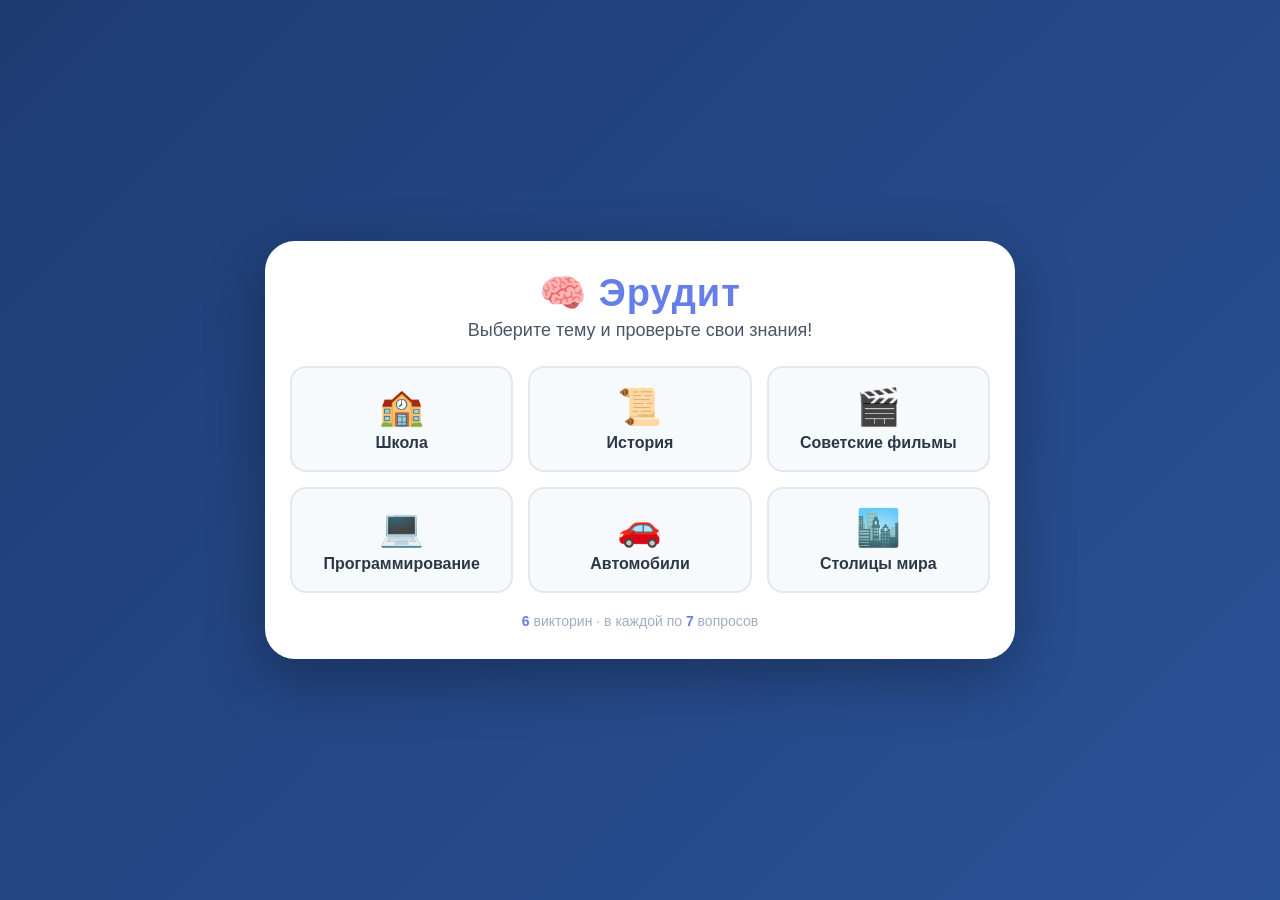
<file: index.html>
<!DOCTYPE html>
<html lang="ru">
<head>
    <meta charset="UTF-8">
    <meta name="viewport" content="width=device-width, initial-scale=1.0, maximum-scale=1.0, user-scalable=yes">
    <title>Эрудит — Викторины</title>
    <link rel="stylesheet" href="index.css">
</head>
<body>
    <div class="main-container">
        <h1>🧠 <span>Эрудит</span></h1>
        <p class="subtitle">Выберите тему и проверьте свои знания!</p>
        <div class="quiz-grid">
            <a href="quiz1.html" class="quiz-btn">
                <span class="icon">🏫</span>
                <span class="label">Школа</span>
            </a>
            <a href="quiz2.html" class="quiz-btn">
                <span class="icon">📜</span>
                <span class="label">История</span>
            </a>
            <a href="quiz3.html" class="quiz-btn">
                <span class="icon">🎬</span>
                <span class="label">Советские фильмы</span>
            </a>
            <a href="quiz4.html" class="quiz-btn">
                <span class="icon">💻</span>
                <span class="label">Программирование</span>
            </a>
            <a href="quiz5.html" class="quiz-btn">
                <span class="icon">🚗</span>
                <span class="label">Автомобили</span>
            </a>
            <a href="quiz6.html" class="quiz-btn">
                <span class="icon">🏙️</span>
                <span class="label">Столицы мира</span>
            </a>
        </div>
        <div class="footer">
            <span>6</span> викторин · в каждой по <span>7</span> вопросов
        </div>
    </div>
</body>
</html>
</file>
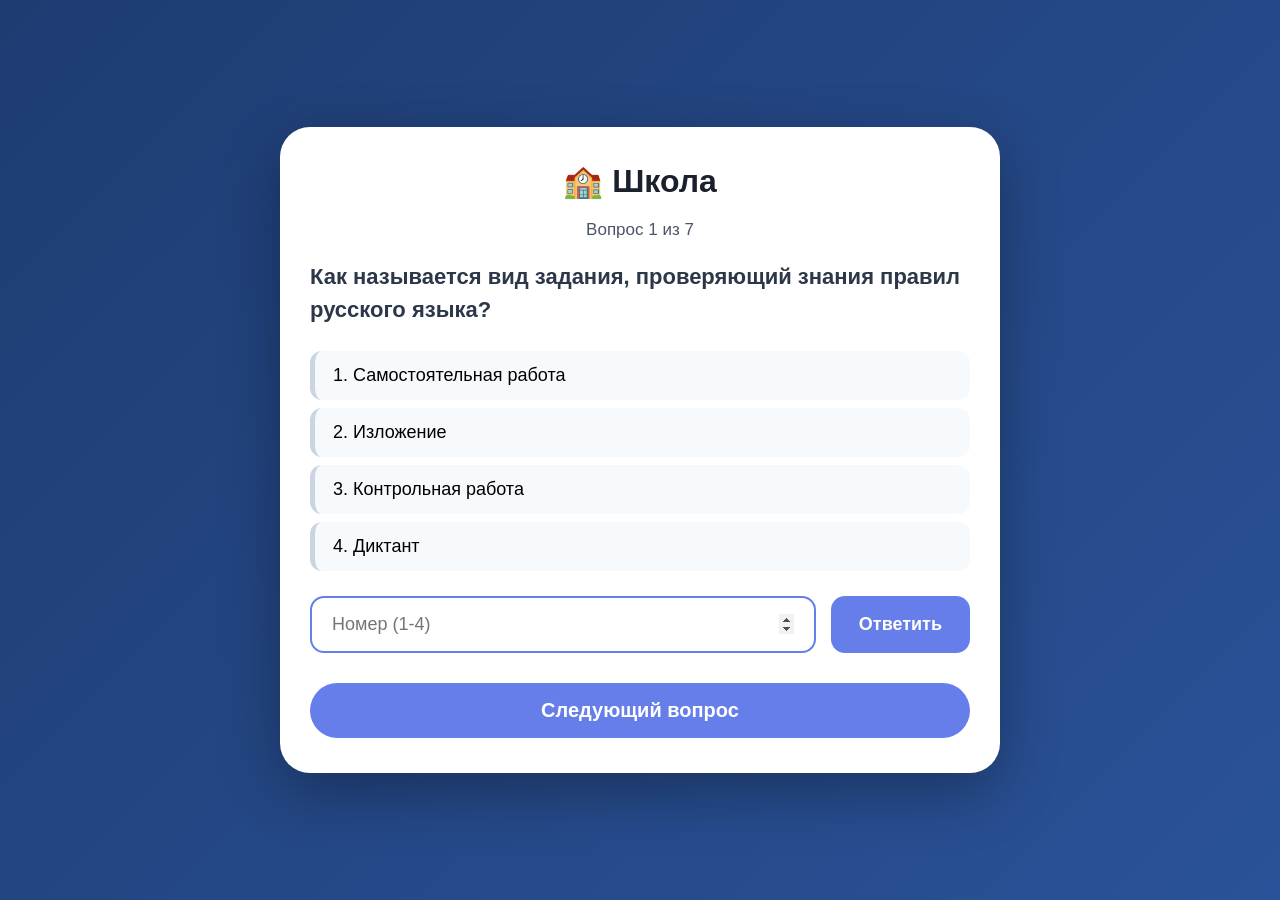
<file: quiz1.html>
<!DOCTYPE html>
<html lang="ru">
<head>
    <meta charset="UTF-8">
    <meta name="viewport" content="width=device-width, initial-scale=1.0, maximum-scale=1.0, user-scalable=yes">
    <title>Эрудит — Школа</title>
    <link rel="stylesheet" href="quiz.css">
</head>
<body>
<div class="quiz-container">
    <h1>🏫 Школа</h1>
    <div class="question-info">Вопрос <span id="currentQuestionNum">1</span> из 7</div>
    <div id="questionText">Загрузка...</div>
    <div id="optionsList" class="options-list"></div>
    <div class="input-area">
        <input type="number" id="answerInput" min="1" max="4" placeholder="Номер (1-4)">
        <button id="submitAnswerBtn">Ответить</button>
    </div>
    <div id="resultMessage" class="hidden"></div>
    <button id="nextBtn">Следующий вопрос</button>
</div>
<script src="quiz1.js"></script>
</body>
</html>
</file>
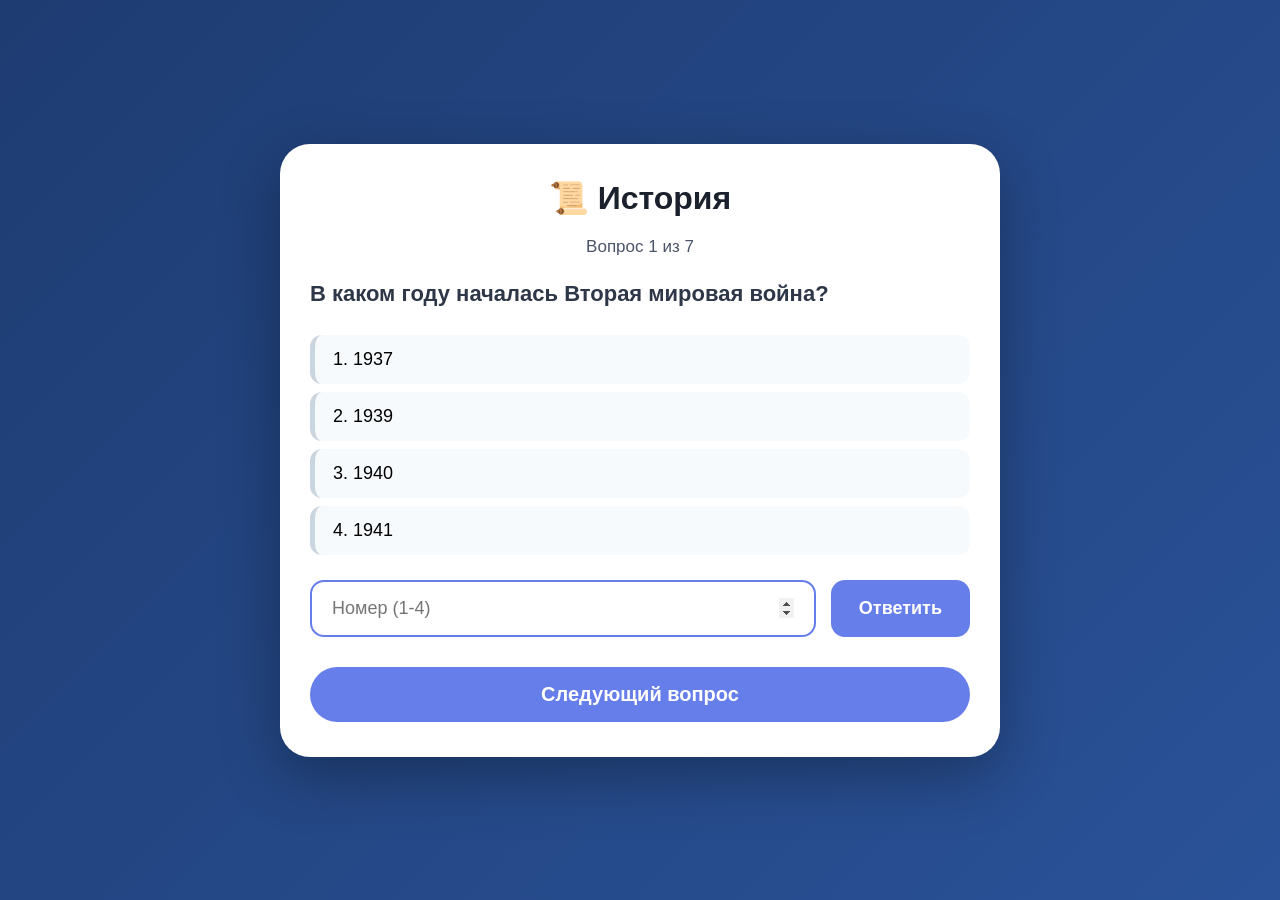
<file: quiz2.html>
<!DOCTYPE html>
<html lang="ru">
<head>
    <meta charset="UTF-8">
    <meta name="viewport" content="width=device-width, initial-scale=1.0, maximum-scale=1.0, user-scalable=yes">
    <title>Эрудит — История</title>
    <link rel="stylesheet" href="quiz.css">
</head>
<body>
<div class="quiz-container">
    <h1>📜 История</h1>
    <div class="question-info">Вопрос <span id="currentQuestionNum">1</span> из 7</div>
    <div id="questionText">Загрузка...</div>
    <div id="optionsList" class="options-list"></div>
    <div class="input-area">
        <input type="number" id="answerInput" min="1" max="4" placeholder="Номер (1-4)">
        <button id="submitAnswerBtn">Ответить</button>
    </div>
    <div id="resultMessage" class="hidden"></div>
    <button id="nextBtn">Следующий вопрос</button>
</div>
<script src="quiz2.js"></script>
</body>
</html>
</file>
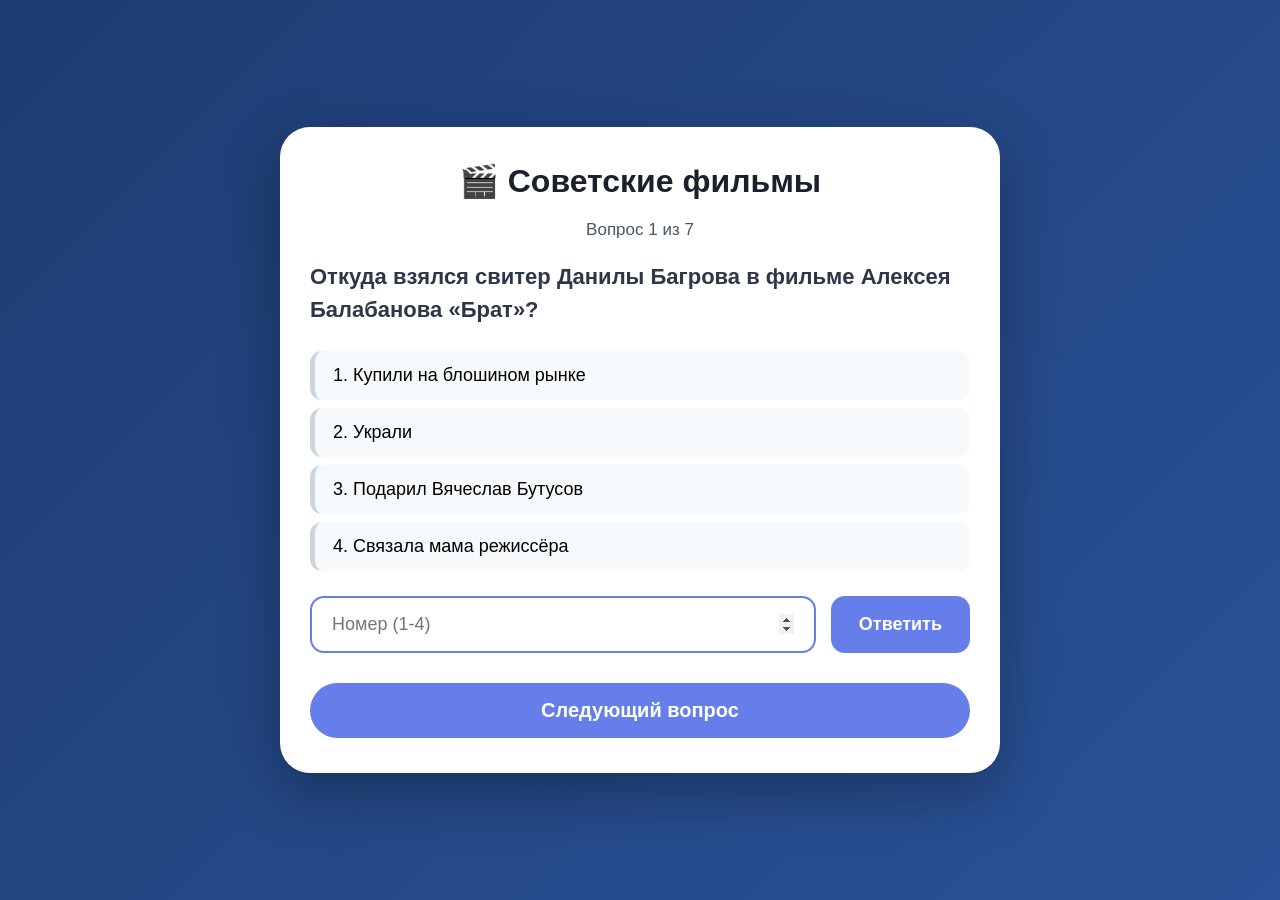
<file: quiz3.html>
<!DOCTYPE html>
<html lang="ru">
<head>
    <meta charset="UTF-8">
    <meta name="viewport" content="width=device-width, initial-scale=1.0, maximum-scale=1.0, user-scalable=yes">
    <title>Эрудит — Советские фильмы</title>
    <link rel="stylesheet" href="quiz.css">
</head>
<body>
<div class="quiz-container">
    <h1>🎬 Советские фильмы</h1>
    <div class="question-info">Вопрос <span id="currentQuestionNum">1</span> из 7</div>
    <div id="questionText">Загрузка...</div>
    <div id="optionsList" class="options-list"></div>
    <div class="input-area">
        <input type="number" id="answerInput" min="1" max="4" placeholder="Номер (1-4)">
        <button id="submitAnswerBtn">Ответить</button>
    </div>
    <div id="resultMessage" class="hidden"></div>
    <button id="nextBtn">Следующий вопрос</button>
</div>
<script src="quiz3.js"></script>
</body>
</html>
</file>
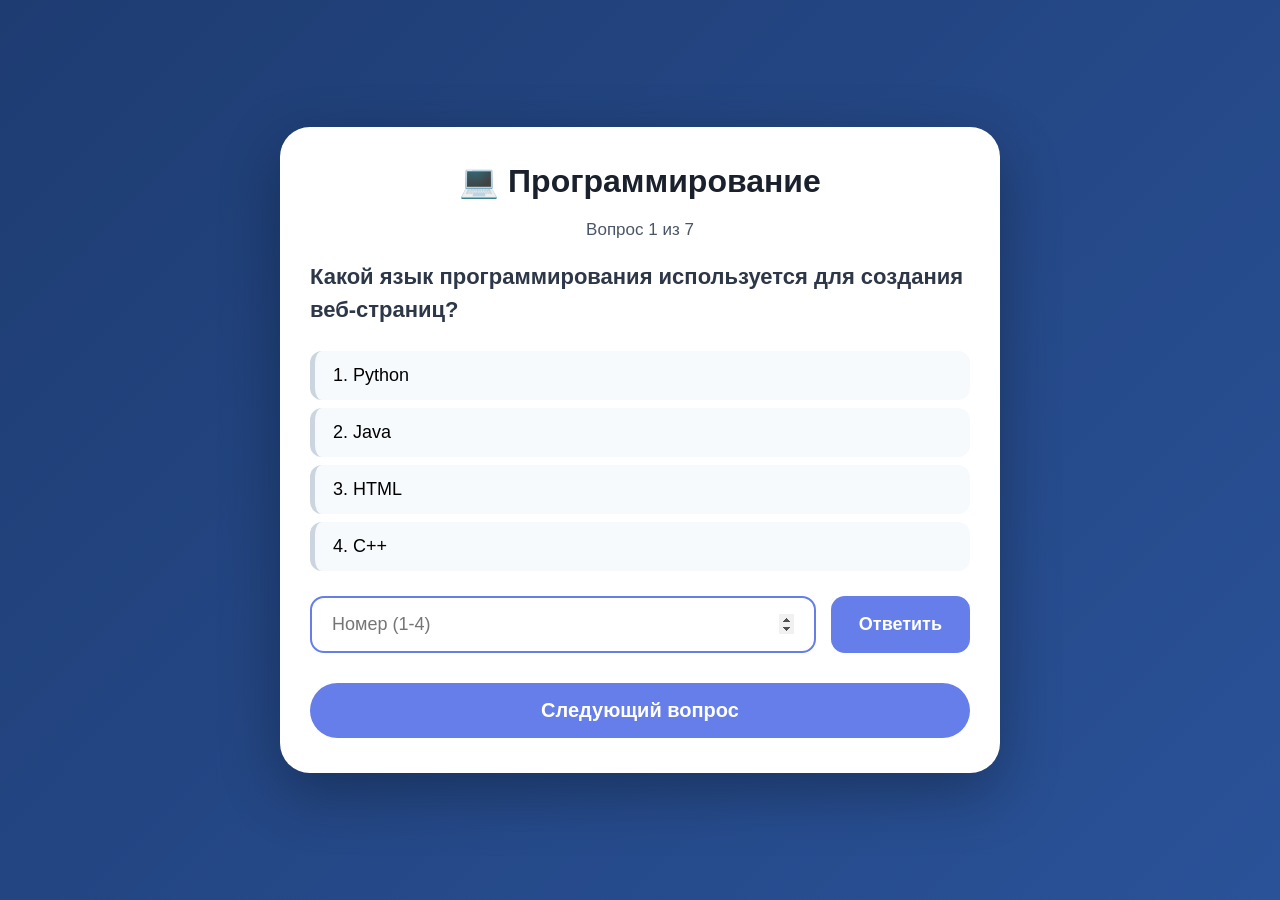
<file: quiz4.html>
<!DOCTYPE html>
<html lang="ru">
<head>
    <meta charset="UTF-8">
    <meta name="viewport" content="width=device-width, initial-scale=1.0, maximum-scale=1.0, user-scalable=yes">
    <title>Эрудит — Программирование</title>
    <link rel="stylesheet" href="quiz.css">
</head>
<body>
<div class="quiz-container">
    <h1>💻 Программирование</h1>
    <div class="question-info">Вопрос <span id="currentQuestionNum">1</span> из 7</div>
    <div id="questionText">Загрузка...</div>
    <div id="optionsList" class="options-list"></div>
    <div class="input-area">
        <input type="number" id="answerInput" min="1" max="4" placeholder="Номер (1-4)">
        <button id="submitAnswerBtn">Ответить</button>
    </div>
    <div id="resultMessage" class="hidden"></div>
    <button id="nextBtn">Следующий вопрос</button>
</div>
<script src="quiz4.js"></script>
</body>
</html>
</file>
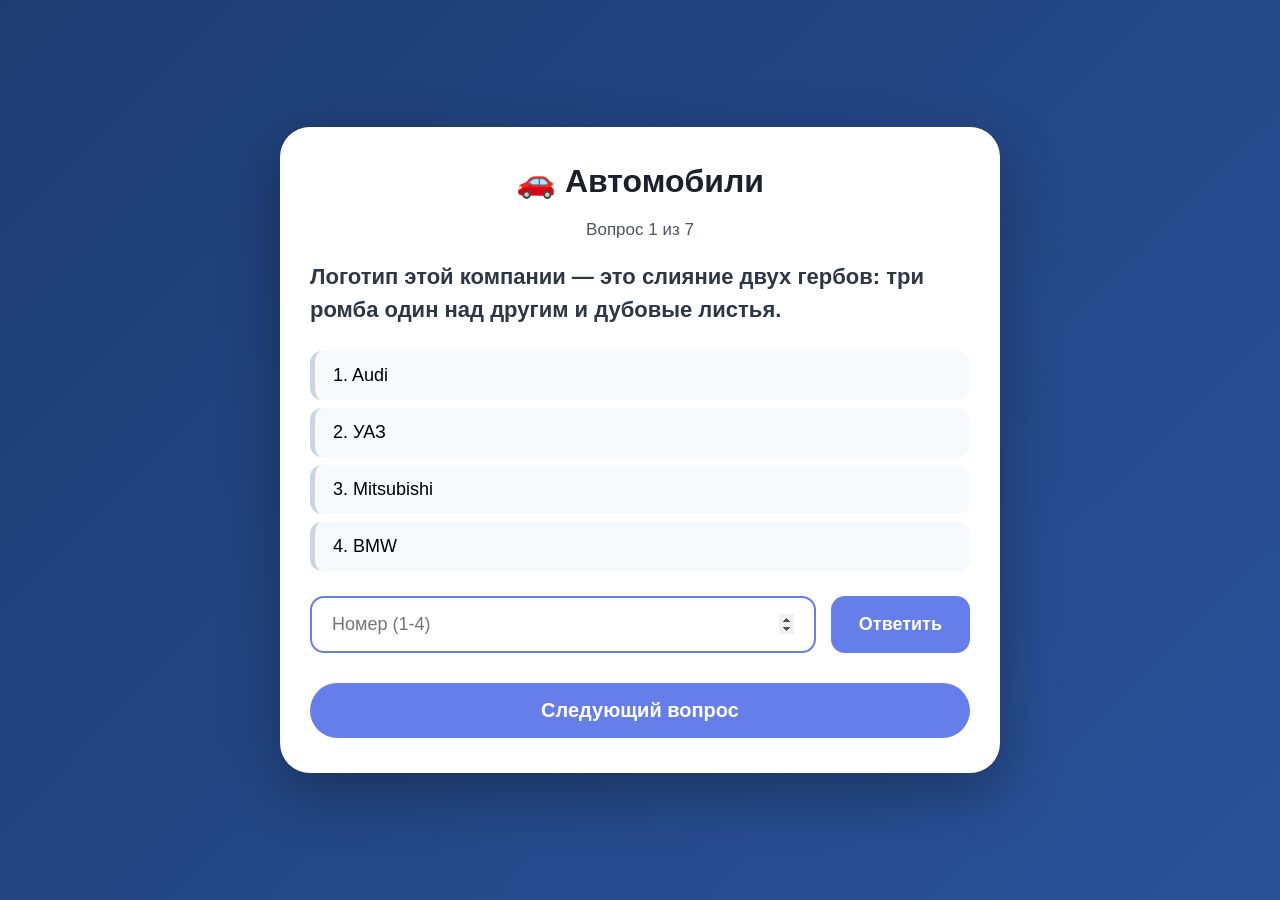
<file: quiz5.html>
<!DOCTYPE html>
<html lang="ru">
<head>
    <meta charset="UTF-8">
    <meta name="viewport" content="width=device-width, initial-scale=1.0, maximum-scale=1.0, user-scalable=yes">
    <title>Эрудит — Автомобили</title>
    <link rel="stylesheet" href="quiz.css">
</head>
<body>
<div class="quiz-container">
    <h1>🚗 Автомобили</h1>
    <div class="question-info">Вопрос <span id="currentQuestionNum">1</span> из 7</div>
    <div id="questionText">Загрузка...</div>
    <div id="optionsList" class="options-list"></div>
    <div class="input-area">
        <input type="number" id="answerInput" min="1" max="4" placeholder="Номер (1-4)">
        <button id="submitAnswerBtn">Ответить</button>
    </div>
    <div id="resultMessage" class="hidden"></div>
    <button id="nextBtn">Следующий вопрос</button>
</div>
<script src="quiz5.js"></script>
</body>
</html>
</file>
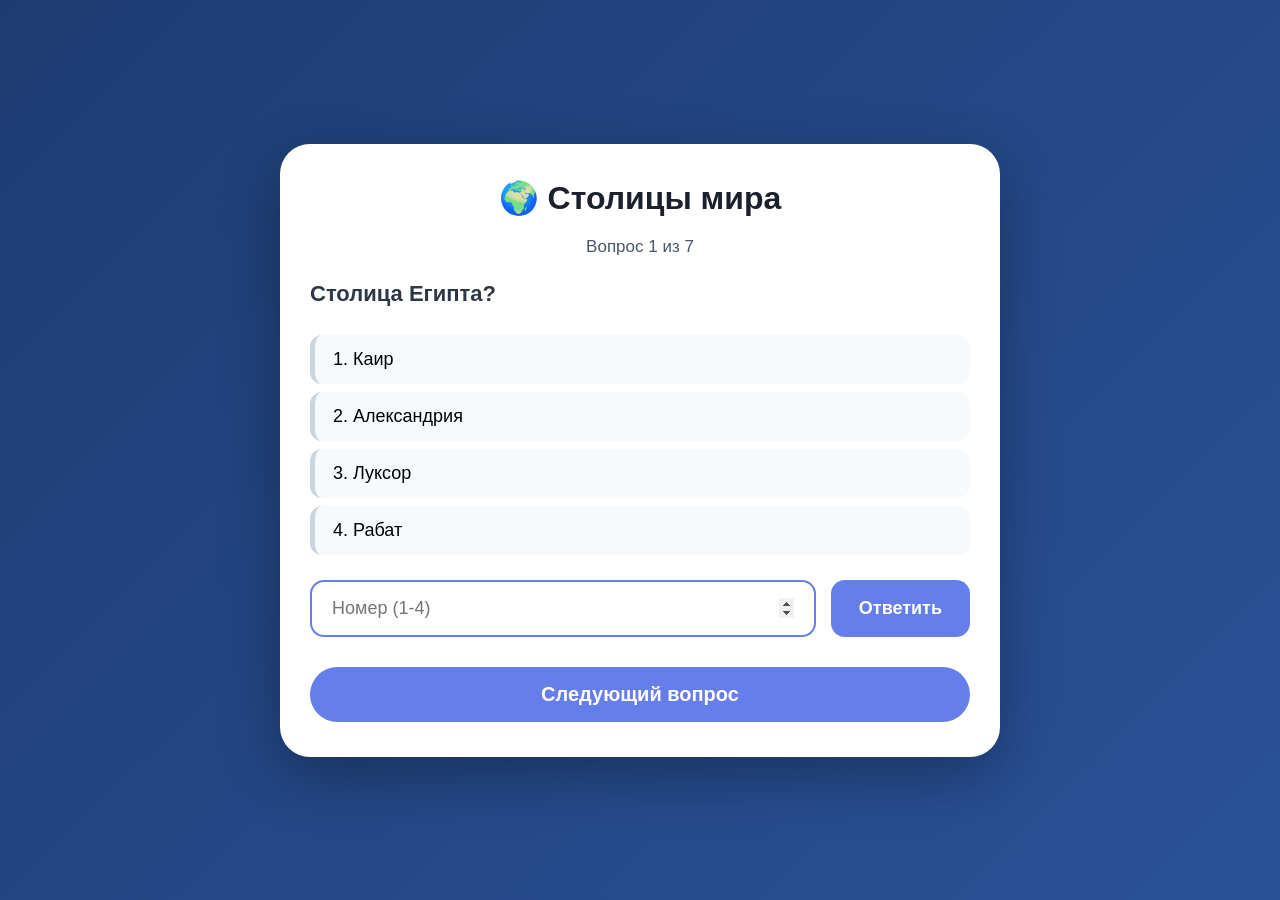
<file: quiz6.html>
<!DOCTYPE html>
<html lang="ru">
<head>
    <meta charset="UTF-8">
    <meta name="viewport" content="width=device-width, initial-scale=1.0, maximum-scale=1.0, user-scalable=yes">
    <title>Эрудит — Столицы мира</title>
   <link rel="stylesheet" href="quiz.css">
</head>
<body>
<div class="quiz-container">
    <h1>🌍 Столицы мира</h1>
    <div class="question-info">Вопрос <span id="currentQuestionNum">1</span> из 7</div>
    <div id="questionText">Загрузка...</div>
    <div id="optionsList" class="options-list"></div>
    <div class="input-area">
        <input type="number" id="answerInput" min="1" max="4" placeholder="Номер (1-4)">
        <button id="submitAnswerBtn">Ответить</button>
    </div>
    <div id="resultMessage" class="hidden"></div>
    <button id="nextBtn">Следующий вопрос</button>
</div>
<script src="quiz6.js"></script>
</body>
</html>
</file>
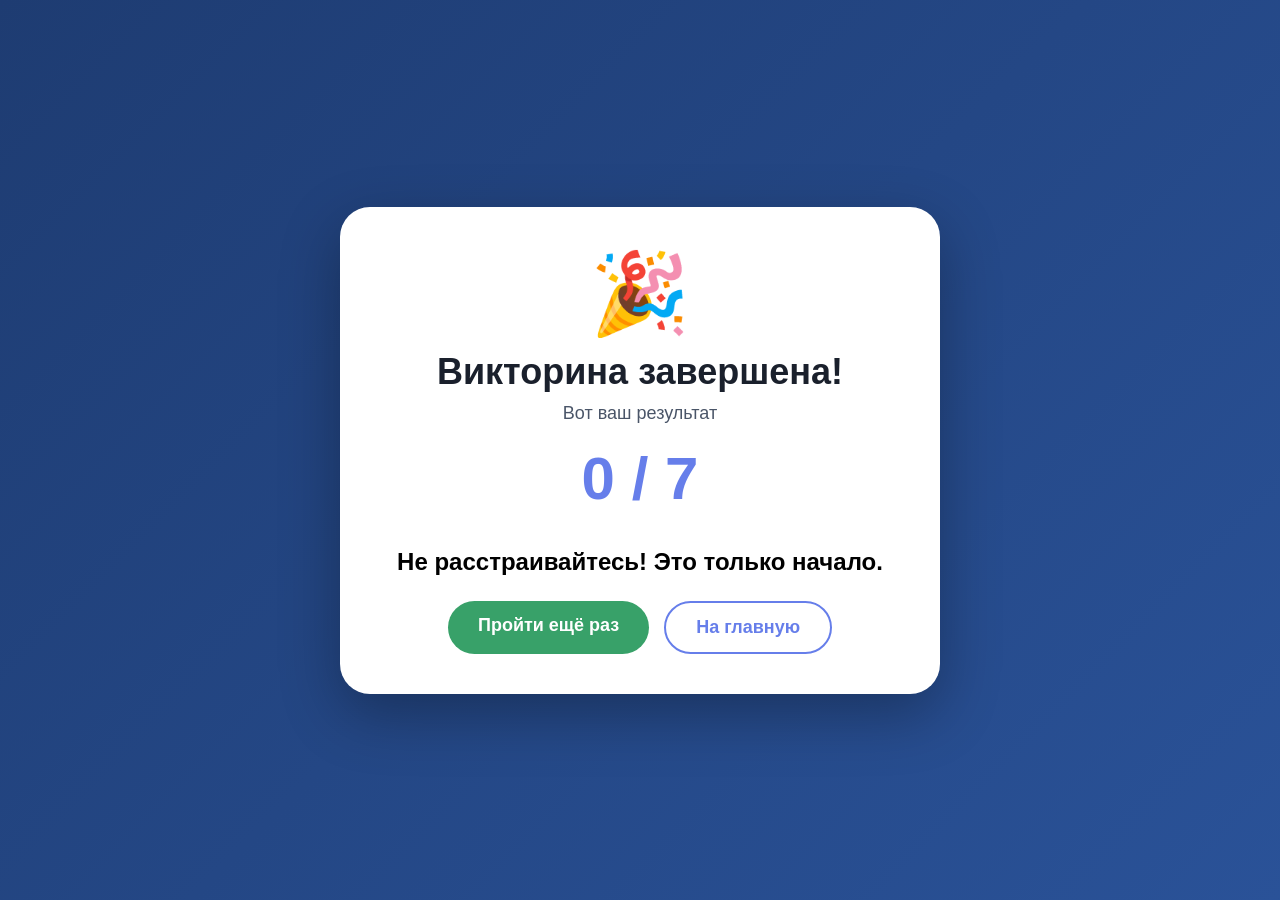
<file: result1.html>
<!DOCTYPE html>
<html lang="ru">
<head>
    <meta charset="UTF-8">
    <meta name="viewport" content="width=device-width, initial-scale=1.0, maximum-scale=1.0, user-scalable=yes">
    <title>Эрудит — Результат</title>
    <link rel="stylesheet" href="result.css">
</head>
<body>
<div class="result-container">
    <span class="emoji-big" id="emojiDisplay">🎉</span>
    <h1>Викторина завершена!</h1>
    <p class="subtitle">Вот ваш результат</p>
    <div class="result-score"><span id="scoreDisplay">0</span> / 7</div>
    <div class="result-message" id="messageBlock">Сообщение</div>
    <div class="buttons">
        <a href="quiz1.html" class="btn btn-green">Пройти ещё раз</a>
        <a href="index.html" class="btn btn-outline">На главную</a>
    </div>
</div>
<script src="result.js"></script>
</body>
</html>
</file>
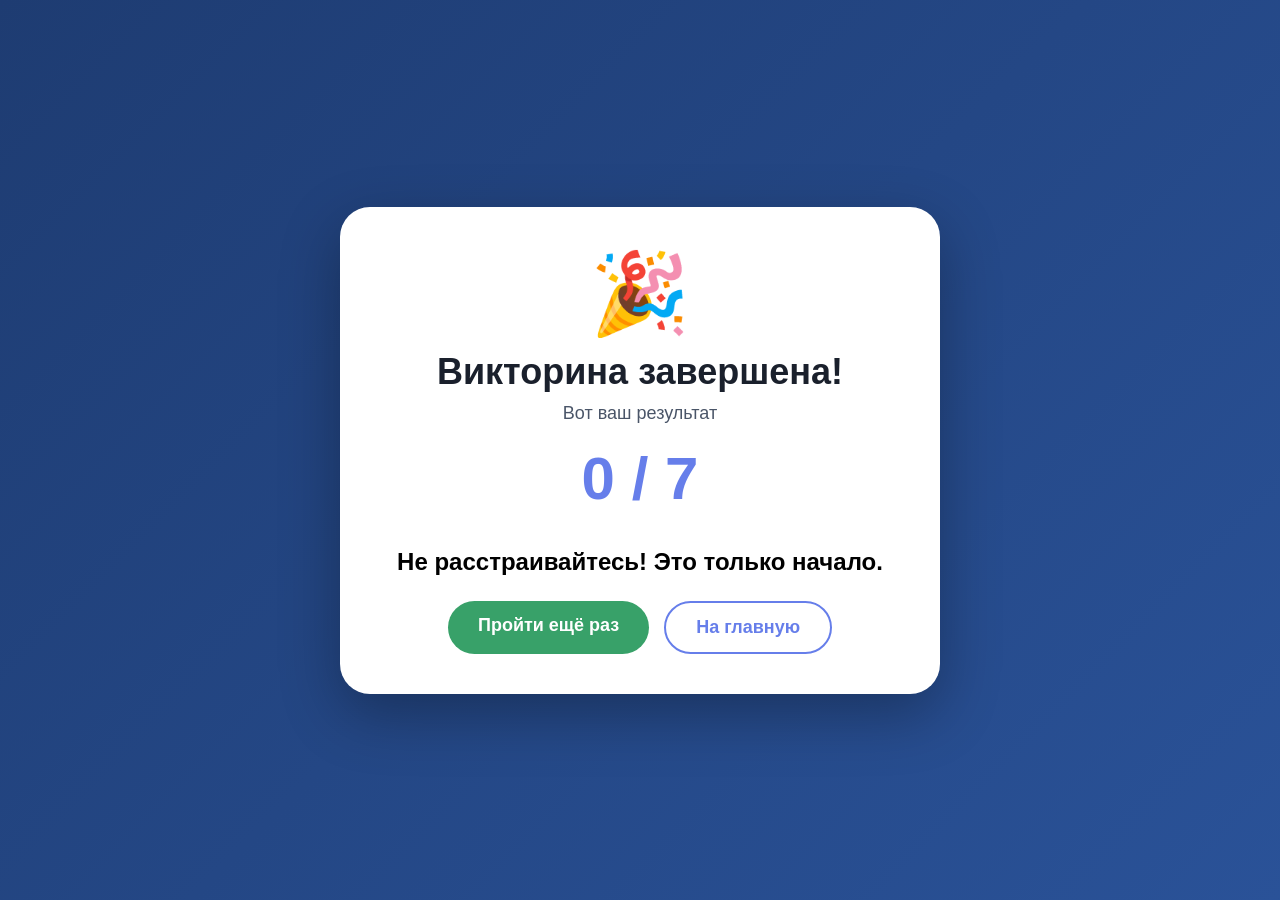
<file: result2.html>
<!DOCTYPE html>
<html lang="ru">
<head>
    <meta charset="UTF-8">
    <meta name="viewport" content="width=device-width, initial-scale=1.0, maximum-scale=1.0, user-scalable=yes">
    <title>Эрудит — Результат</title>
    <link rel="stylesheet" href="result.css">
</head>
<body>
<div class="result-container">
    <span class="emoji-big" id="emojiDisplay">🎉</span>
    <h1>Викторина завершена!</h1>
    <p class="subtitle">Вот ваш результат</p>
    <div class="result-score"><span id="scoreDisplay">0</span> / 7</div>
    <div class="result-message" id="messageBlock">Сообщение</div>
    <div class="buttons">
        <a href="quiz2.html" class="btn btn-green">Пройти ещё раз</a>
        <a href="index.html" class="btn btn-outline">На главную</a>
    </div>
</div>
<script src="result.js"></script>
</body>
</html>
</file>
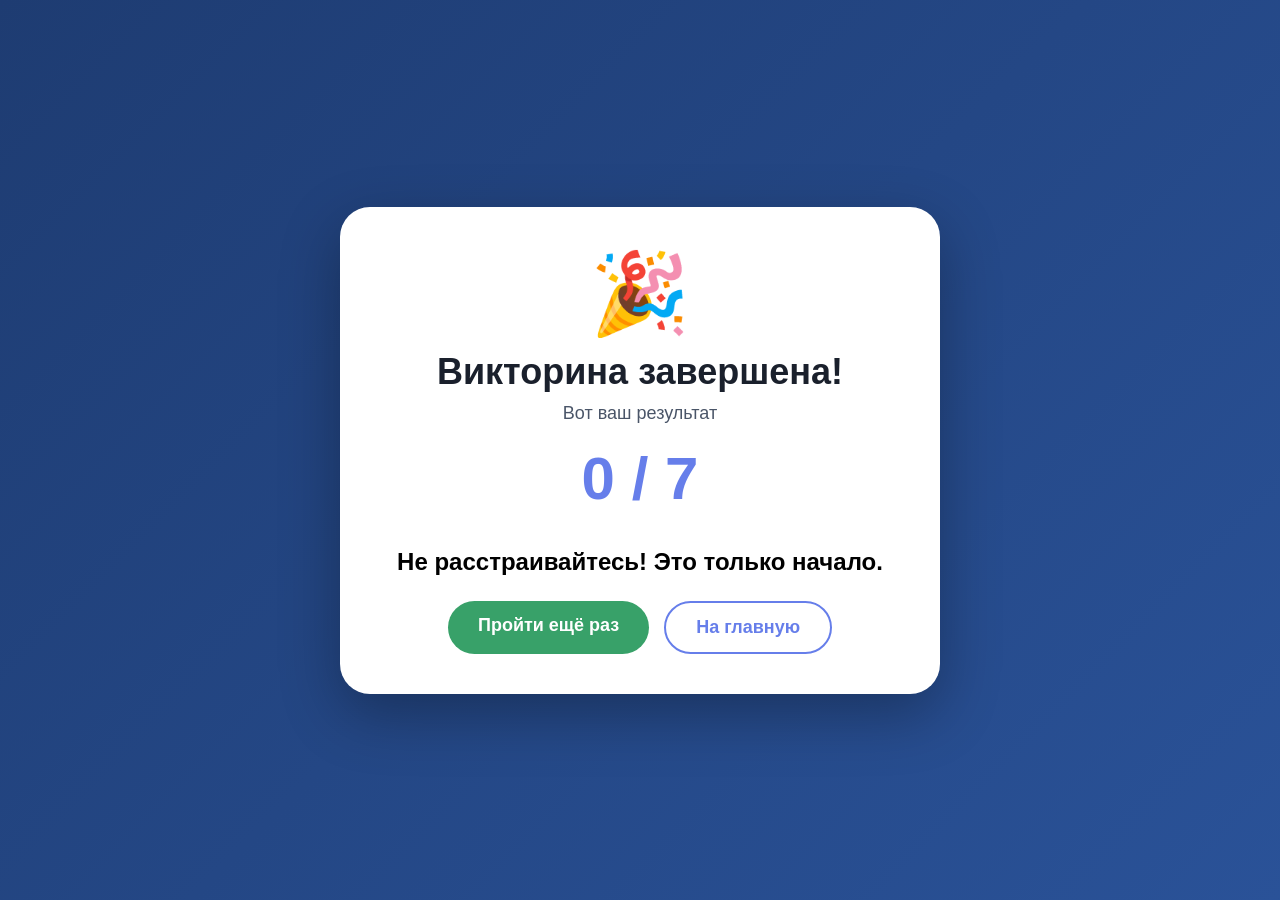
<file: result3.html>
<!DOCTYPE html>
<html lang="ru">
<head>
    <meta charset="UTF-8">
    <meta name="viewport" content="width=device-width, initial-scale=1.0, maximum-scale=1.0, user-scalable=yes">
    <title>Эрудит — Результат</title>
    <link rel="stylesheet" href="result.css">
</head>
<body>
<div class="result-container">
    <span class="emoji-big" id="emojiDisplay">🎉</span>
    <h1>Викторина завершена!</h1>
    <p class="subtitle">Вот ваш результат</p>
    <div class="result-score"><span id="scoreDisplay">0</span> / 7</div>
    <div class="result-message" id="messageBlock">Сообщение</div>
    <div class="buttons">
        <a href="quiz3.html" class="btn btn-green">Пройти ещё раз</a>
        <a href="index.html" class="btn btn-outline">На главную</a>
    </div>
</div>
<script src="result.js"></script>
</body>
</html>
</file>
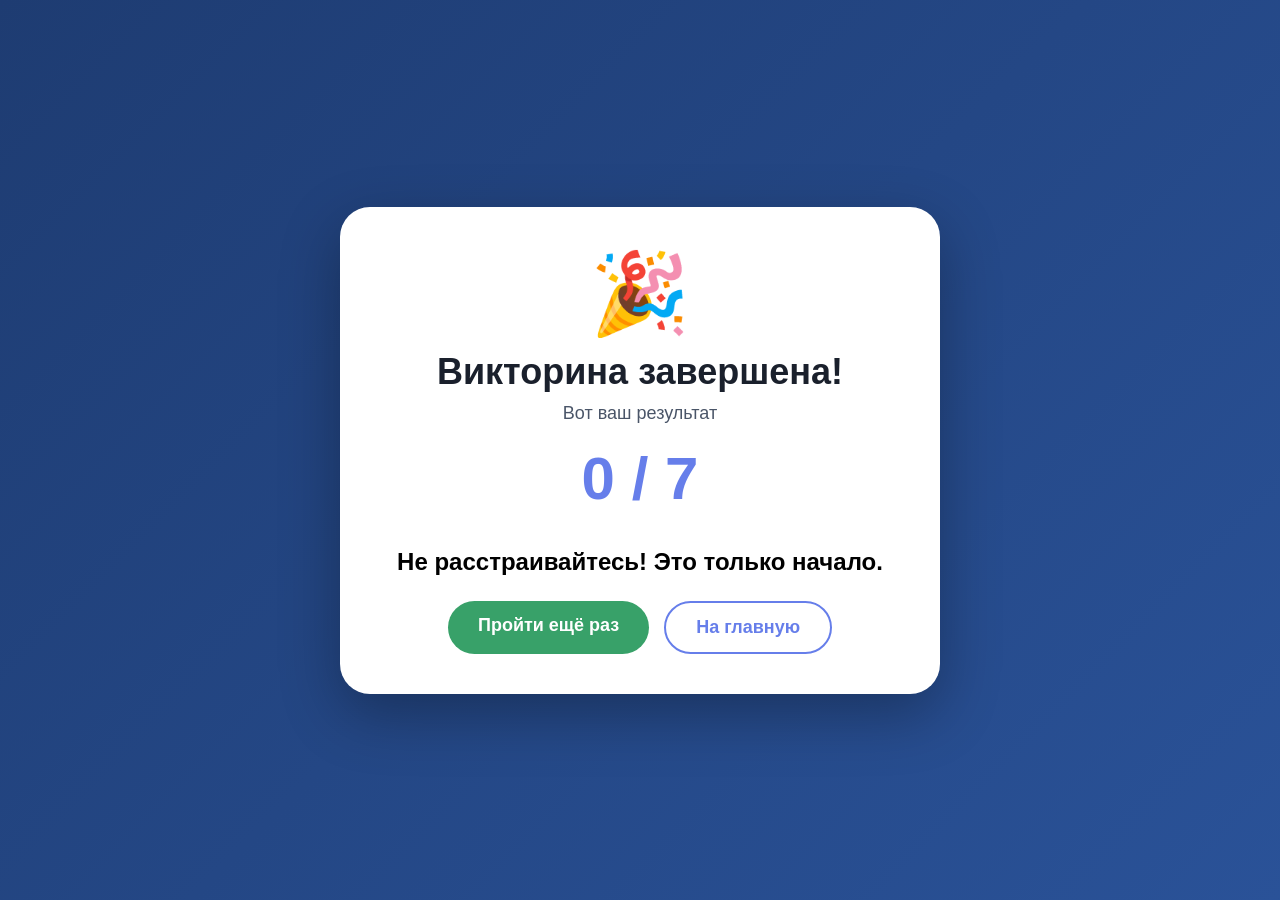
<file: result4.html>
<!DOCTYPE html>
<html lang="ru">
<head>
    <meta charset="UTF-8">
    <meta name="viewport" content="width=device-width, initial-scale=1.0, maximum-scale=1.0, user-scalable=yes">
    <title>Эрудит — Результат</title>
    <link rel="stylesheet" href="result.css">
</head>
<body>
<div class="result-container">
    <span class="emoji-big" id="emojiDisplay">🎉</span>
    <h1>Викторина завершена!</h1>
    <p class="subtitle">Вот ваш результат</p>
    <div class="result-score"><span id="scoreDisplay">0</span> / 7</div>
    <div class="result-message" id="messageBlock">Сообщение</div>
    <div class="buttons">
        <a href="quiz4.html" class="btn btn-green">Пройти ещё раз</a>
        <a href="index.html" class="btn btn-outline">На главную</a>
    </div>
</div>
<script src="result.js"></script>
</body>
</html>
</file>
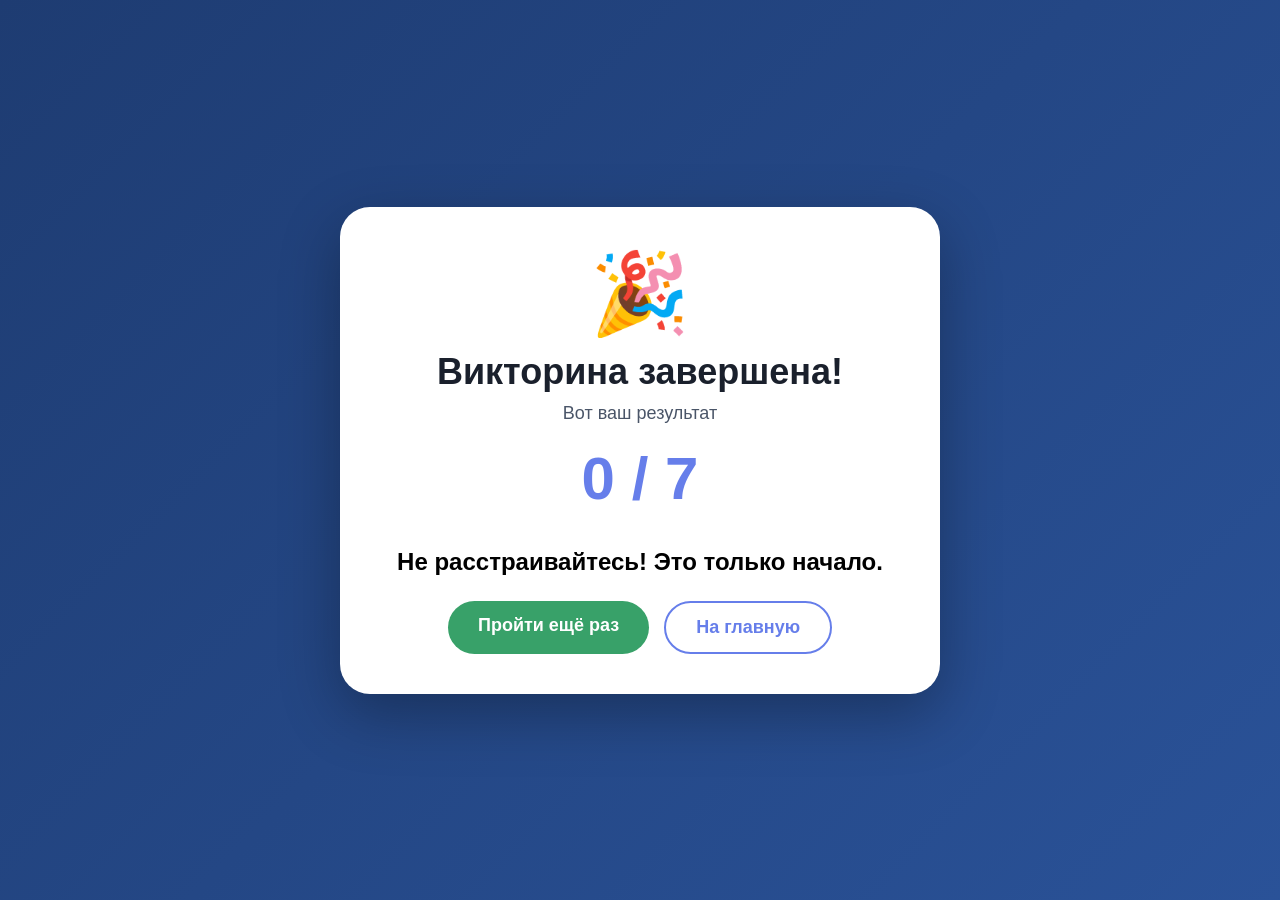
<file: result5.html>
<!DOCTYPE html>
<html lang="ru">
<head>
    <meta charset="UTF-8">
    <meta name="viewport" content="width=device-width, initial-scale=1.0, maximum-scale=1.0, user-scalable=yes">
    <title>Эрудит — Результат</title>
    <link rel="stylesheet" href="result.css">
</head>
<body>
<div class="result-container">
    <span class="emoji-big" id="emojiDisplay">🎉</span>
    <h1>Викторина завершена!</h1>
    <p class="subtitle">Вот ваш результат</p>
    <div class="result-score"><span id="scoreDisplay">0</span> / 7</div>
    <div class="result-message" id="messageBlock">Сообщение</div>
    <div class="buttons">
        <a href="quiz5.html" class="btn btn-green">Пройти ещё раз</a>
        <a href="index.html" class="btn btn-outline">На главную</a>
    </div>
</div>
<script src="result.js"></script>
</body>
</html>
</file>
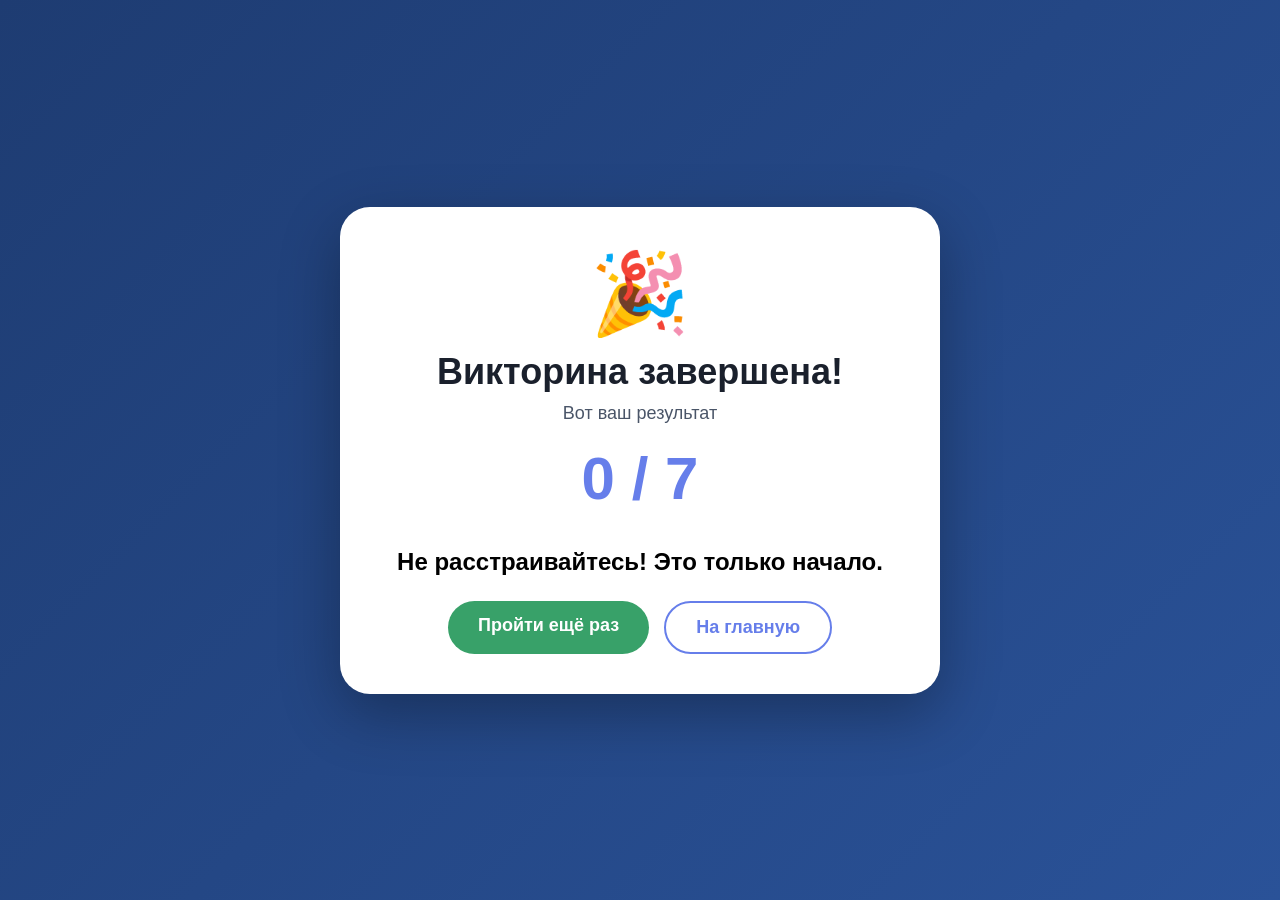
<file: result6.html>
<!DOCTYPE html>
<html lang="ru">
<head>
    <meta charset="UTF-8">
    <meta name="viewport" content="width=device-width, initial-scale=1.0, maximum-scale=1.0, user-scalable=yes">
    <title>Эрудит — Результат</title>
    <link rel="stylesheet" href="result.css">
</head>
<body>
<div class="result-container">
    <span class="emoji-big" id="emojiDisplay">🎉</span>
    <h1>Викторина завершена!</h1>
    <p class="subtitle">Вот ваш результат</p>
    <div class="result-score"><span id="scoreDisplay">0</span> / 7</div>
    <div class="result-message" id="messageBlock">Сообщение</div>
    <div class="buttons">
        <a href="quiz6.html" class="btn btn-green">Пройти ещё раз</a>
        <a href="index.html" class="btn btn-outline">На главную</a>
    </div>
</div>
<script src="result.js"></script>
</body>
</html>
</file>
<file: index.css>
* 
 {
    box-sizing: border-box;
    margin: 0;
    padding: 0;
}
body 
{
    font-family: 'Segoe UI', Tahoma, Geneva, Verdana, sans-serif;
    background: linear-gradient(135deg, #1e3c72, #2a5298);
    min-height: 100vh;
    display: flex;
    justify-content: center;
    align-items: center;
    padding: 15px;
}
.main-container 
{
    background: #ffffff;
    border-radius: 30px;
    box-shadow: 0 20px 60px rgba(0,0,0,0.3);
    padding: 30px 25px;
    max-width: 750px;
    width: 100%;
    text-align: center;
}
h1 
{
    font-size: 38px;
    color: #1a202c;
    margin-bottom: 5px;
    letter-spacing: 1px;
}
h1 span 
{
    color: #667eea;
}
.subtitle 
{
    font-size: 18px;
    color: #4a5568;
    margin-bottom: 25px;
}
.quiz-grid 
{
    display: grid;
    grid-template-columns: 1fr 1fr 1fr;
    gap: 15px;
    margin-bottom: 20px;
}
@media (max-width: 600px) 
{
    .quiz-grid 
    {
        grid-template-columns: 1fr 1fr;
        gap: 12px;
    }
}
@media (max-width: 420px) 
{
    .quiz-grid 
    {
        grid-template-columns: 1fr;
        gap: 10px;
    }
    .main-container 
    {
        padding: 20px 15px;
    }
    h1 
    {
        font-size: 30px;
    }
    .subtitle 
    {
        font-size: 16px;
    }
}
.quiz-btn 
{
    background: #f7fafc;
    border: 2px solid #e2e8f0;
    border-radius: 16px;
    padding: 18px 10px;
    font-size: 18px;
    font-weight: 600;
    color: #2d3748;
    cursor: pointer;
    transition: all 0.2s;
    text-decoration: none;
    display: flex;
    flex-direction: column;
    align-items: center;
    justify-content: center;
    min-height: 100px;
}
.quiz-btn:hover 
{
    background: #edf2f7;
    border-color: #667eea;
    transform: scale(1.03);
    box-shadow: 0 8px 20px rgba(102, 126, 234, 0.2);
}
.quiz-btn .icon 
{
    font-size: 36px;
    display: block;
    margin-bottom: 6px;
}
.quiz-btn .label 
{
    display: block;
    font-size: 16px;
}
@media (max-width: 420px) 
{
    .quiz-btn 
    {
        min-height: 80px;
        padding: 15px 10px;
        font-size: 16px;
    }
    .quiz-btn .icon 
    {
        font-size: 30px;
    }
    .quiz-btn .label 
    {
        font-size: 15px;
    }
}
.footer 
{
    margin-top: 15px;
    font-size: 14px;
    color: #a0aec0;
}
.footer span 
{
    font-weight: 600;
    color: #667eea;
}
</file>
<file: quiz.css>
* 
{
    box-sizing: border-box;
    margin: 0;
    padding: 0;
}
body 
{
    font-family: 'Segoe UI', Tahoma, Geneva, Verdana, sans-serif;
    background: linear-gradient(135deg, #1e3c72, #2a5298);
    min-height: 100vh;
    display: flex;
    align-items: center;
    justify-content: center;
    padding: 20px;
}
.quiz-container 
{
    background: #ffffff;
    border-radius: 30px;
    padding: 35px 30px;
    max-width: 720px;
    width: 100%;
    box-shadow: 0 20px 60px rgba(0, 0, 0, 0.3);
}
h1 
{
    text-align: center;
    font-size: 32px;
    margin-bottom: 20px;
    color: #1a202c;
}
.question-info 
{
    text-align: center;
    font-size: 17px;
    color: #4a5568;
    margin-bottom: 20px;
    font-weight: 500;
}
#questionText 
{
    font-size: 22px;
    font-weight: 600;
    color: #2d3748;
    margin-bottom: 25px;
    line-height: 1.5;
}
.option-item 
{
    font-size: 18px;
    padding: 14px 18px;
    margin: 8px 0;
    background: #f7fafc;
    border-radius: 12px;
    border-left: 5px solid #cbd5e0;
    transition: background 0.2s;
}
.input-area 
{
    display: flex;
    gap: 15px;
    margin: 25px 0 20px;
    flex-wrap: wrap;
}
#answerInput 
{
    flex: 1;
    padding: 16px 20px;
    border: 2px solid #e2e8f0;
    border-radius: 14px;
    font-size: 18px;
    min-width: 140px;
    transition: border-color 0.2s;
}
#answerInput:focus 
{
    border-color: #667eea;
    outline: none;
}
#submitAnswerBtn 
{
    background: #667eea;
    color: #fff;
    border: none;
    padding: 16px 28px;
    border-radius: 14px;
    font-weight: 600;
    font-size: 18px;
    cursor: pointer;
    transition: background 0.2s;
}
#submitAnswerBtn:hover:not(:disabled) 
{
    background: #5a67d8;
}
#submitAnswerBtn:disabled 
{
    opacity: 0.5;
    cursor: not-allowed;
}
#resultMessage 
{
    text-align: center;
    font-size: 20px;
    font-weight: 600;
    padding: 16px;
    border-radius: 14px;
    margin-bottom: 20px;
    background: #f7fafc;
}
#resultMessage.correct 
{
    background: #c6f6d5;
    color: #22543d;
}
#resultMessage.wrong 
{
    background: #fed7d7;
    color: #742a2a;
}
#nextBtn 
{
    background: #667eea;
    color: #fff;
    border: none;
    padding: 16px;
    border-radius: 30px;
    font-size: 20px;
    font-weight: 600;
    cursor: pointer;
    width: 100%;
    margin-top: 10px;
    transition: background 0.2s;
}
#nextBtn:hover:not(:disabled) 
{
    background: #5a67d8;
}
#nextBtn:disabled 
{
    opacity: 0.5;
    cursor: not-allowed;
}
.hidden 
{
    display: none;
}
@media (max-width: 600px) 
{
    body 
    {
        padding: 12px;
    }
    .quiz-container 
    {
        padding: 25px 18px;
        border-radius: 24px;
    }
    h1 
    {
        font-size: 28px;
        margin-bottom: 16px;
    }
    .question-info 
    {
        font-size: 15px;
        margin-bottom: 16px;
    }
    #questionText 
    {
        font-size: 19px;
        margin-bottom: 20px;
    }
    .option-item 
    {
        font-size: 16px;
        padding: 14px 16px;
        margin: 6px 0;
    }
    .input-area 
    {
        gap: 12px;
        margin: 20px 0 16px;
    }
    #answerInput 
    {
        font-size: 16px;
        padding: 14px 16px;
        min-width: 100px;
    }
    #submitAnswerBtn 
    {
        font-size: 16px;
        padding: 14px 20px;
    }
    #resultMessage 
    {
        font-size: 17px;
        padding: 14px;
    }
    #nextBtn 
    {
        font-size: 18px;
        padding: 14px;
    }
}
@media (max-width: 400px) 
{
    .quiz-container 
    {
        padding: 18px 12px;
    }
    #questionText 
    {
        font-size: 17px;
    }
    .option-item 
    {
        font-size: 15px;
        padding: 12px 14px;
    }
    #answerInput 
    {
        font-size: 15px;
        padding: 12px 14px;
    }
    #submitAnswerBtn 
    {
        font-size: 15px;
        padding: 12px 16px;
    }
    #nextBtn 
    {
        font-size: 16px;
        padding: 12px;
    }}
</file>
<file: result.css>
* 
{
    box-sizing: border-box;
    margin: 0;
    padding: 0;
}
body 
{
    font-family: 'Segoe UI', Tahoma, Geneva, Verdana, sans-serif;
    background: linear-gradient(135deg, #1e3c72, #2a5298);
    min-height: 100vh;
    display: flex;
    align-items: center;
    justify-content: center;
    padding: 20px;
}
.result-container 
{
    background: #ffffff;
    border-radius: 30px;
    padding: 40px 30px;
    max-width: 600px;
    width: 100%;
    box-shadow: 0 20px 60px rgba(0, 0, 0, 0.3);
    text-align: center;
}
h1 
{
    font-size: 36px;
    color: #1a202c;
    margin-bottom: 10px;
}
.subtitle 
{
    font-size: 18px;
    color: #4a5568;
    margin-bottom: 20px;
}
.result-score 
{
    font-size: 60px;
    font-weight: 700;
    color: #667eea;
    margin: 20px 0;
}
.result-message 
{
    font-size: 24px;
    font-weight: 600;
    margin: 20px 0 10px;
    padding: 15px;
    border-radius: 16px;
    text-align: center;         
}
.result-message.level-1 
{
    background: #fed7d7;
    color: #742a2a;
}
.result-message.level-2 
{
    background: #fefcbf;
    color: #744210;
}
.result-message.level-3 
{
    background: #c6f6d5;
    color: #22543d;
}
.result-detail 
{
    font-size: 18px;
    color: #4a5568;
    margin-bottom: 30px;
}
.emoji-big 
{
    font-size: 80px;
    display: block;
    margin-bottom: 10px;
}
.buttons 
{
    display: flex;
    gap: 15px;
    justify-content: center;
    flex-wrap: wrap;
    margin-top: 10px;
}
.btn 
{
    background: #667eea;
    color: #fff;
    border: none;
    padding: 14px 30px;
    border-radius: 30px;
    font-size: 18px;
    font-weight: 600;
    cursor: pointer;
    text-decoration: none;
    display: inline-block;
    transition: background 0.2s;
}
.btn:hover 
{
    background: #5a67d8;
}
.btn-green 
{
    background: #38a169;
}
.btn-green:hover 
{
    background: #2f855a;
}
.btn-outline 
{
    background: transparent;
    color: #667eea;
    border: 2px solid #667eea;
}
.btn-outline:hover 
{
    background: #667eea;
    color: #fff;
}
@media (max-width: 600px) 
{
    .result-container
    {
        padding: 30px 20px;
    }
    h1 
    {
        font-size: 30px;
    }
    .result-score 
    {
        font-size: 48px;
    }
    .result-message 
    {
        font-size: 20px;
    }
    .btn 
    {
        font-size: 16px;
        padding: 12px 24px;
    }
}
@media (max-width: 400px) 
{
    .result-score 
    {
        font-size: 38px;
    }
    .emoji-big 
    {
        font-size: 60px;
    }
}
</file>
